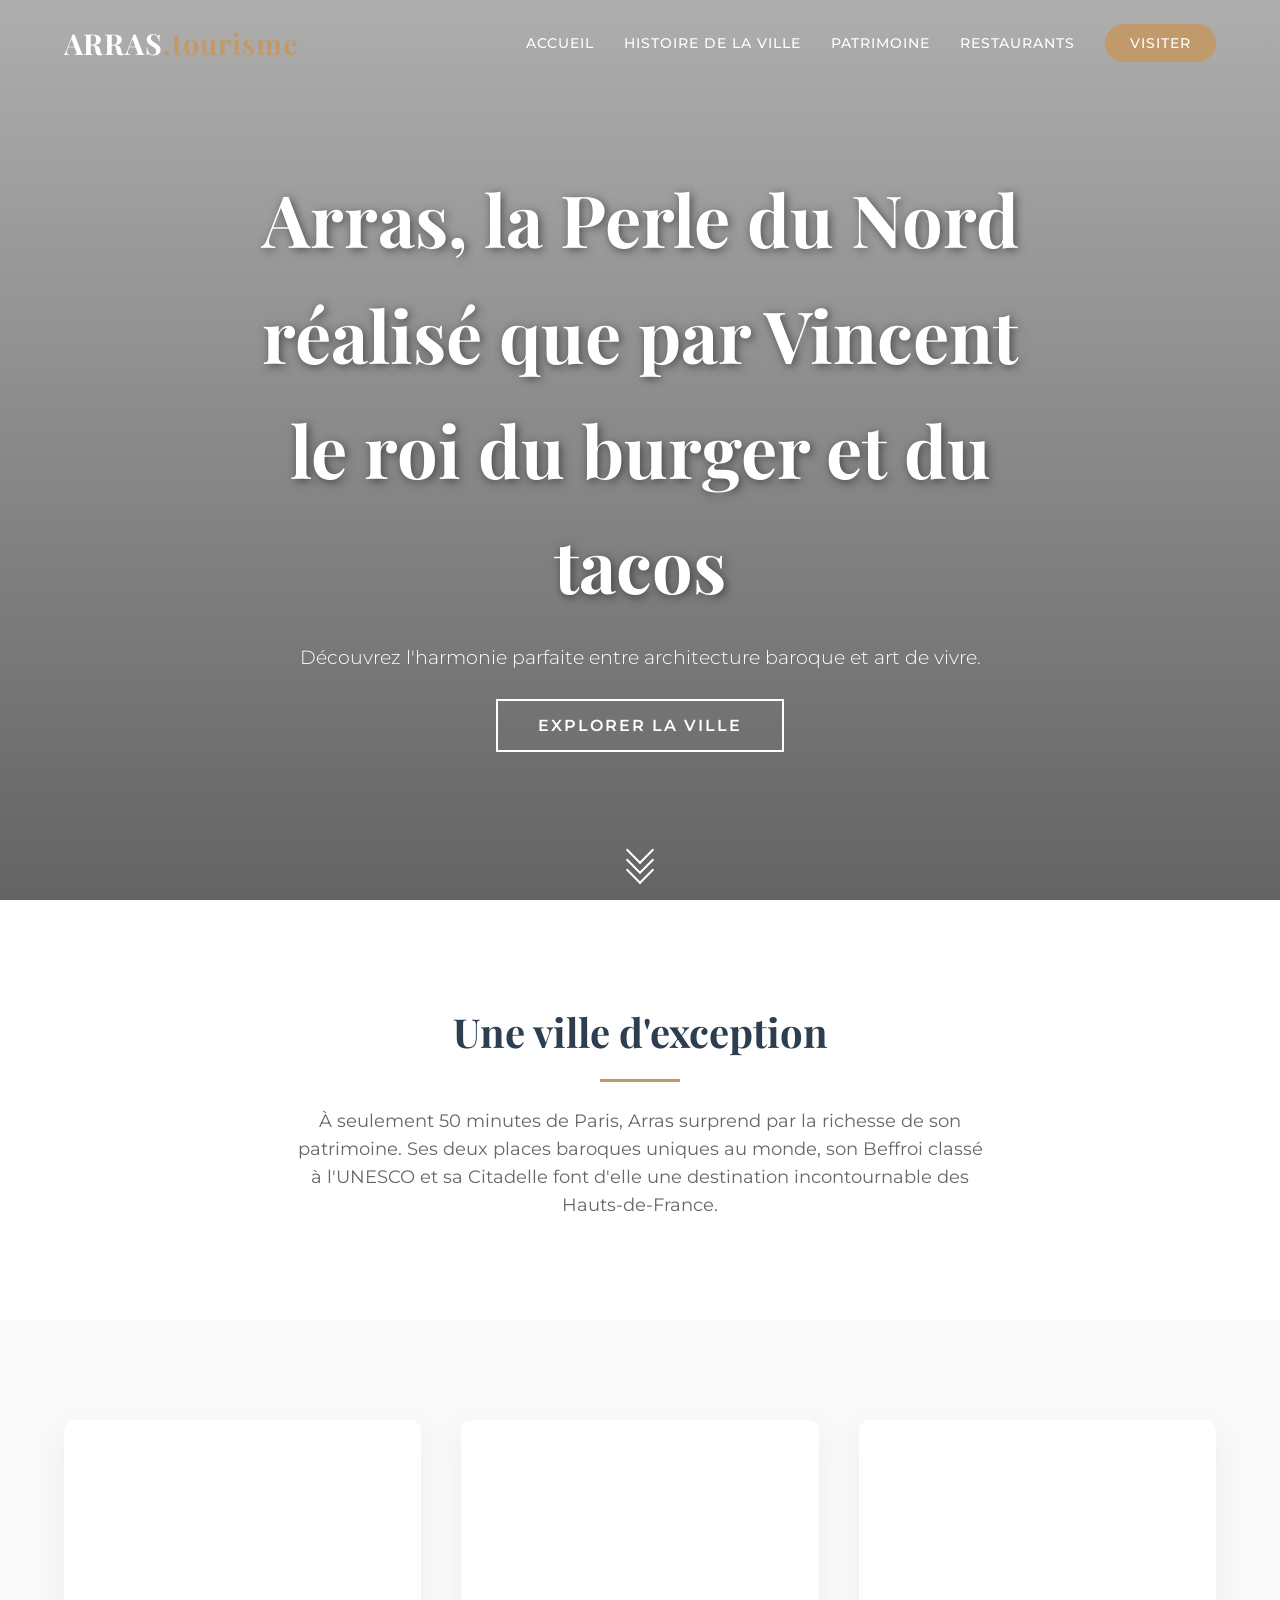
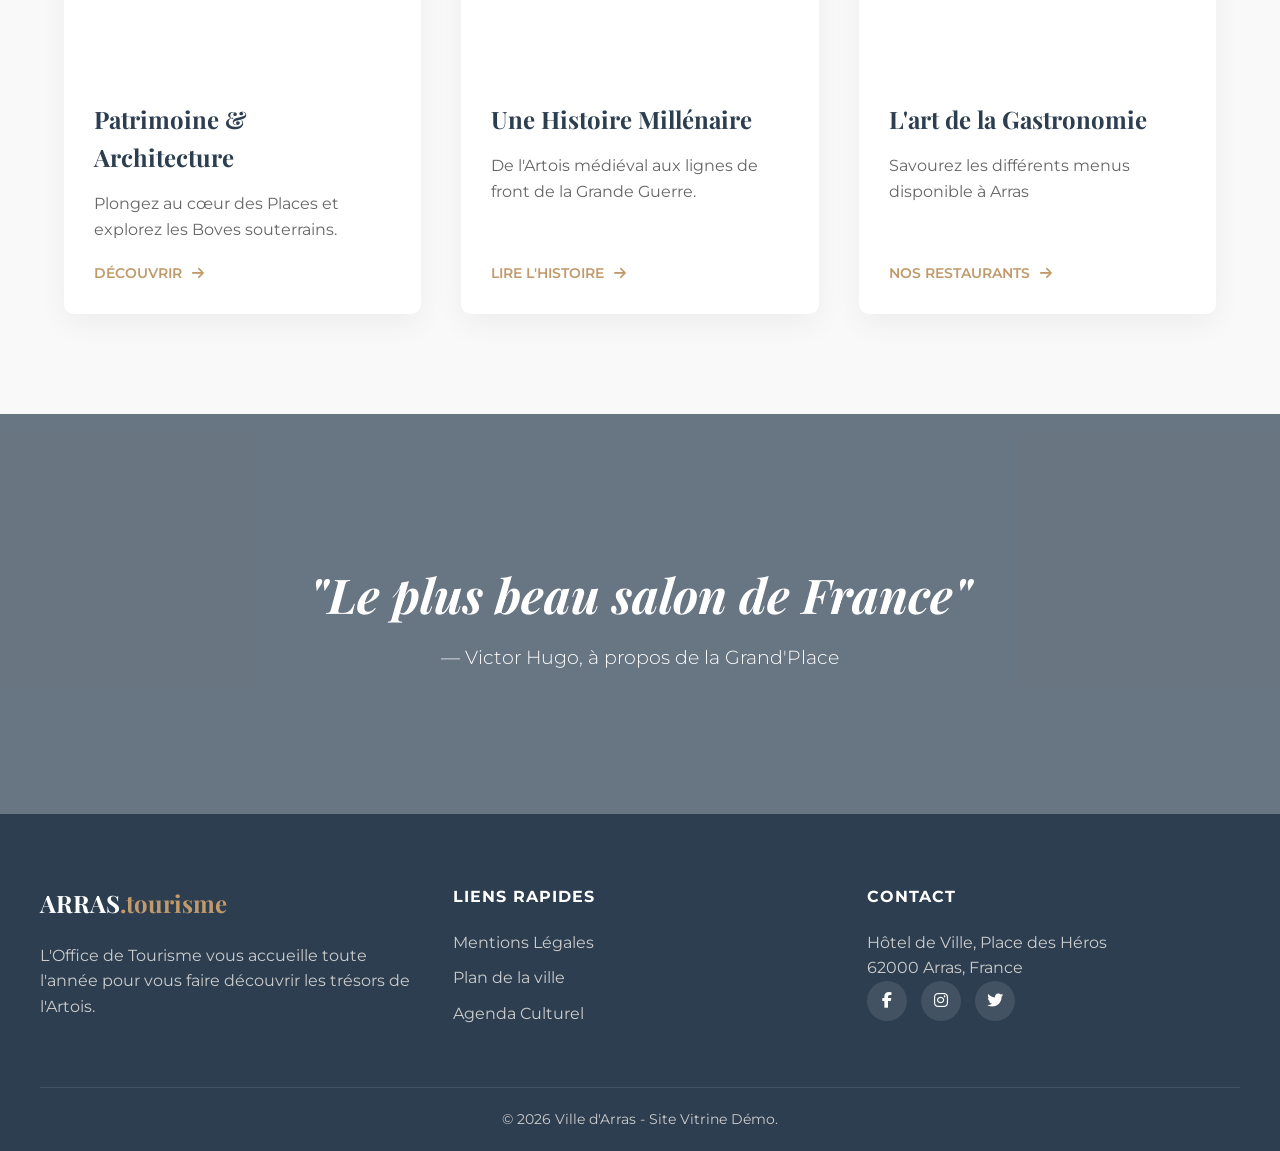
<file: index.html>
<!DOCTYPE html>
<html lang="fr">

<head>
    <meta charset="UTF-8">
    <meta name="viewport" content="width=device-width, initial-scale=1.0">
    <title>Arras | L'Élégance du Nord</title>

    <link rel="preconnect" href="https://fonts.googleapis.com">
    <link rel="preconnect" href="https://fonts.gstatic.com" crossorigin>
    <link href="https://fonts.googleapis.com/css2?family=Montserrat:wght@300;400;600&family=Playfair+Display:ital,wght@0,400;0,700;1,400&display=swap" rel="stylesheet">

    <link rel="stylesheet" href="https://cdnjs.cloudflare.com/ajax/libs/font-awesome/6.4.0/css/all.min.css">

    <link rel="stylesheet" href="index.css">
</head>

<body>

    <nav id="navbar">
        <div class="logo">ARRAS<span>.tourisme</span></div>
        <ul class="nav-links">
            <li><a href="index.html" class="active">Accueil</a></li>
            <li><a href="histoire.html">Histoire de la ville</a></li>
            <li><a href="patrimoine.html">Patrimoine</a></li>
            <li><a href="restaurants.html">Restaurants</a></li>
            <li><a href="#contact" class="btn-reserver">Visiter</a></li>
        </ul>
        <div class="burger">
            <div class="line1"></div>
            <div class="line2"></div>
            <div class="line3"></div>
        </div>
    </nav>

    <header class="hero">
        <div class="hero-overlay"></div>
        <div class="hero-content fade-in">
            <h1>Arras, la Perle du Nord réalisé que par Vincent le roi du burger et du tacos</h1>
            <p>Découvrez l'harmonie parfaite entre architecture baroque et art de vivre.</p>
            <a href="#discover" class="btn-main">Explorer la ville</a>
        </div>
        <div class="scroll-down">
            <span></span>
            <span></span>
            <span></span>
        </div>
    </header>

    <section id="discover" class="intro section-padding">
        <div class="container">
            <div class="intro-text reveal">
                <h2>Une ville d'exception</h2>
                <div class="divider"></div>
                <p>À seulement 50 minutes de Paris, Arras surprend par la richesse de son patrimoine. Ses deux places baroques uniques au monde, son Beffroi classé à l'UNESCO et sa Citadelle font d'elle une destination incontournable des Hauts-de-France.</p>
            </div>
        </div>
    </section>

    <section class="highlights section-padding">
        <div class="container">
            <div class="grid-cards">
                <a href="heritage.html" class="card reveal">
                    <div class="card-image" style="background-image: url('https://images.unsplash.com/photo-1548625361-9cc9435b6c2d?ixlib=rb-4.0.3&auto=format&fit=crop&w=800&q=80');"></div>
                    <div class="card-content">
                        <h3>Patrimoine & Architecture</h3>
                        <p>Plongez au cœur des Places et explorez les Boves souterrains.</p>
                        <span class="link-arrow">Découvrir <i class="fas fa-arrow-right"></i></span>
                    </div>
                </a>

                <a href="history.html" class="card reveal delay-100">
                    <div class="card-image" style="background-image: url('https://images.unsplash.com/photo-1572007664032-132d75571477?ixlib=rb-4.0.3&auto=format&fit=crop&w=800&q=80');"></div>
                    <div class="card-content">
                        <h3>Une Histoire Millénaire</h3>
                        <p>De l'Artois médiéval aux lignes de front de la Grande Guerre.</p>
                        <span class="link-arrow">Lire l'histoire <i class="fas fa-arrow-right"></i></span>
                    </div>
                </a>

                <a href="restaurants.html" class="card reveal delay-200">
                    <div class="card-image" style="background-image: url('https://www.google.com/url?sa=t&source=web&rct=j&url=https%3A%2F%2Fwww.hellowork.com%2Ffr-fr%2Fmetier%2Fdomaine_restauration.html&ved=0CBYQjRxqFwoTCKCihOC4oZIDFQAAAAAdAAAAABAi&opi=89978449');"></div>
                    <div class="card-content">
                        <h3>L'art de la Gastronomie</h3>
                        <p>Savourez les différents menus disponible à Arras</p>
                        <span class="link-arrow">Nos restaurants <i class="fas fa-arrow-right"></i></span>
                    </div>
                </a>
            </div>
        </div>
    </section>

    <section class="banner-parallax">
        <div class="banner-content reveal">
            <h2>"Le plus beau salon de France"</h2>
            <p>— Victor Hugo, à propos de la Grand'Place</p>
        </div>
    </section>

    <footer>
        <div class="container footer-content">
            <div class="footer-col">
                <h3>ARRAS<span>.tourisme</span></h3>
                <p>L'Office de Tourisme vous accueille toute l'année pour vous faire découvrir les trésors de l'Artois.</p>
            </div>
            <div class="footer-col">
                <h4>Liens Rapides</h4>
                <ul>
                    <li><a href="#">Mentions Légales</a></li>
                    <li><a href="#">Plan de la ville</a></li>
                    <li><a href="#">Agenda Culturel</a></li>
                </ul>
            </div>
            <div class="footer-col">
                <h4>Contact</h4>
                <p>Hôtel de Ville, Place des Héros</p>
                <p>62000 Arras, France</p>
                <div class="socials">
                    <a href="#"><i class="fab fa-facebook-f"></i></a>
                    <a href="#"><i class="fab fa-instagram"></i></a>
                    <a href="#"><i class="fab fa-twitter"></i></a>
                </div>
            </div>
        </div>
        <div class="footer-bottom">
            <p>&copy; 2026 Ville d'Arras - Site Vitrine Démo.</p>
        </div>
    </footer>

    <script src="index.js"></script>
</body>

</html>
</file>
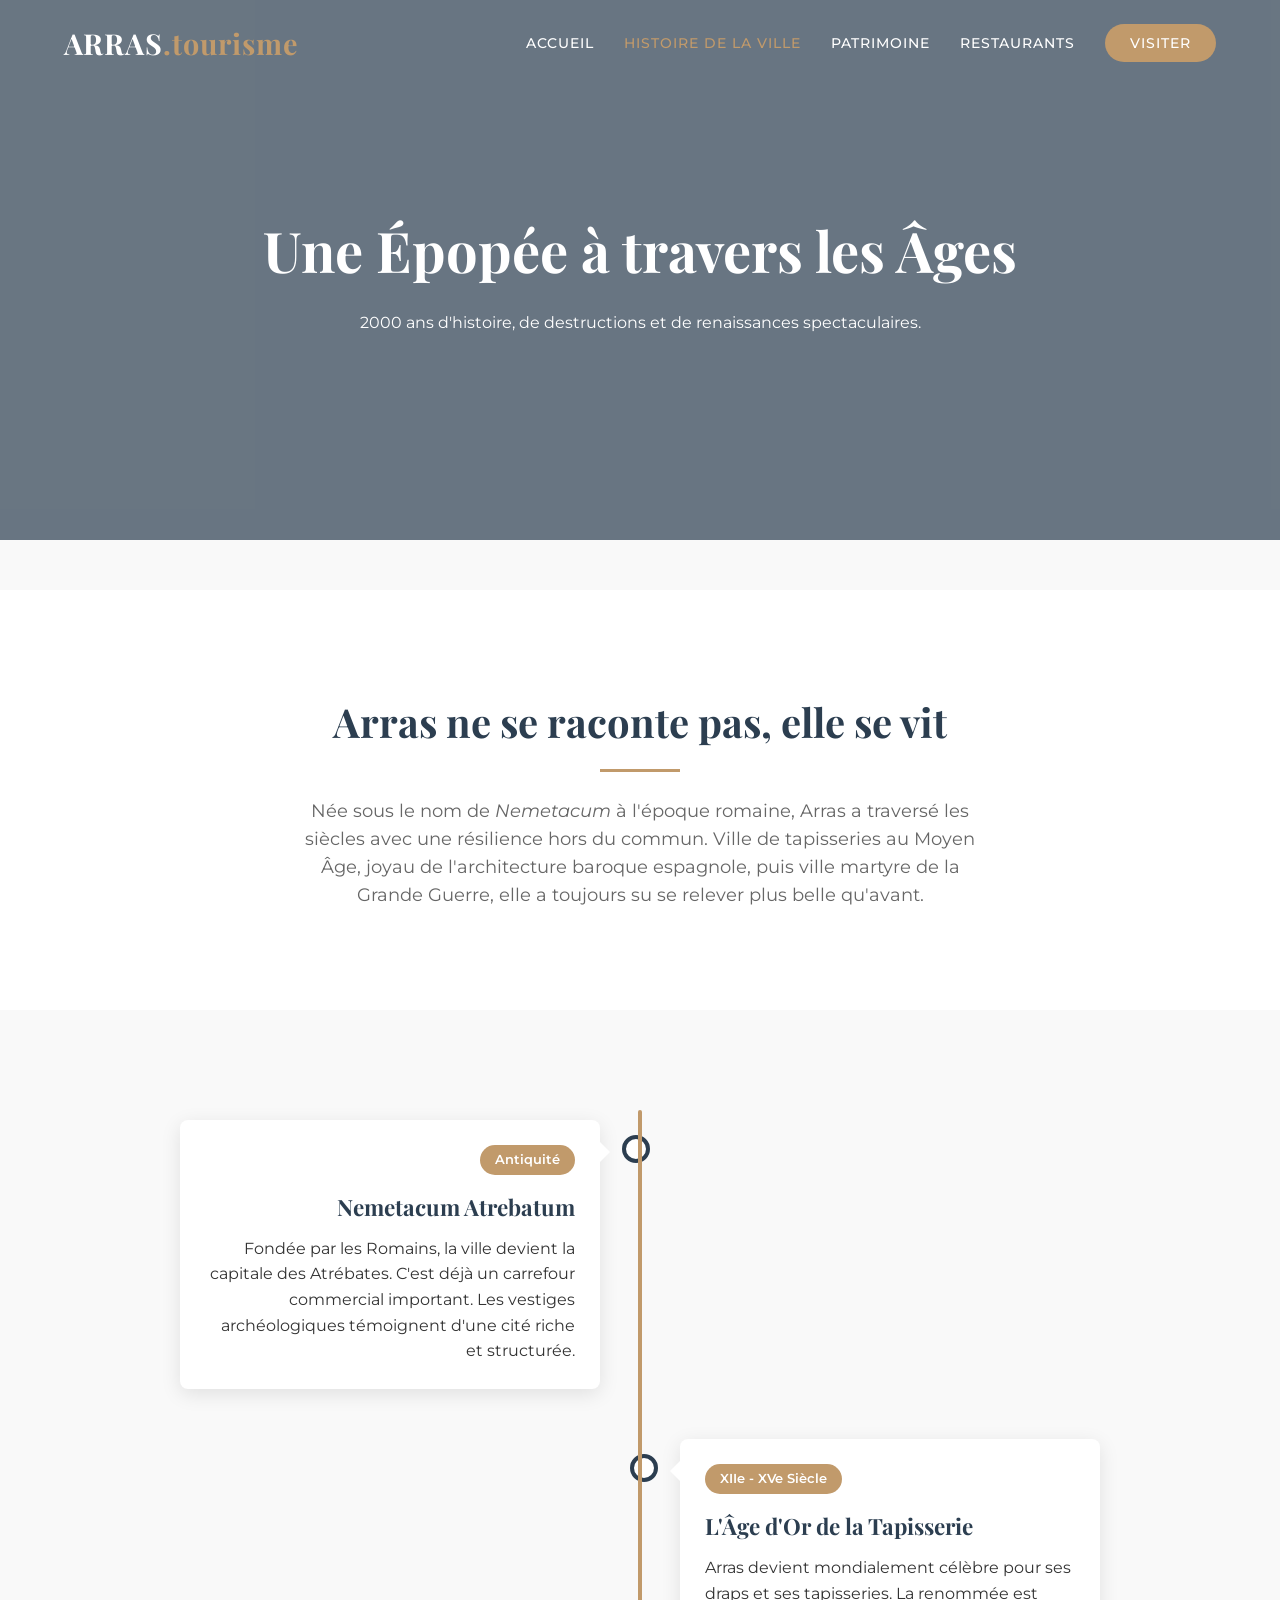
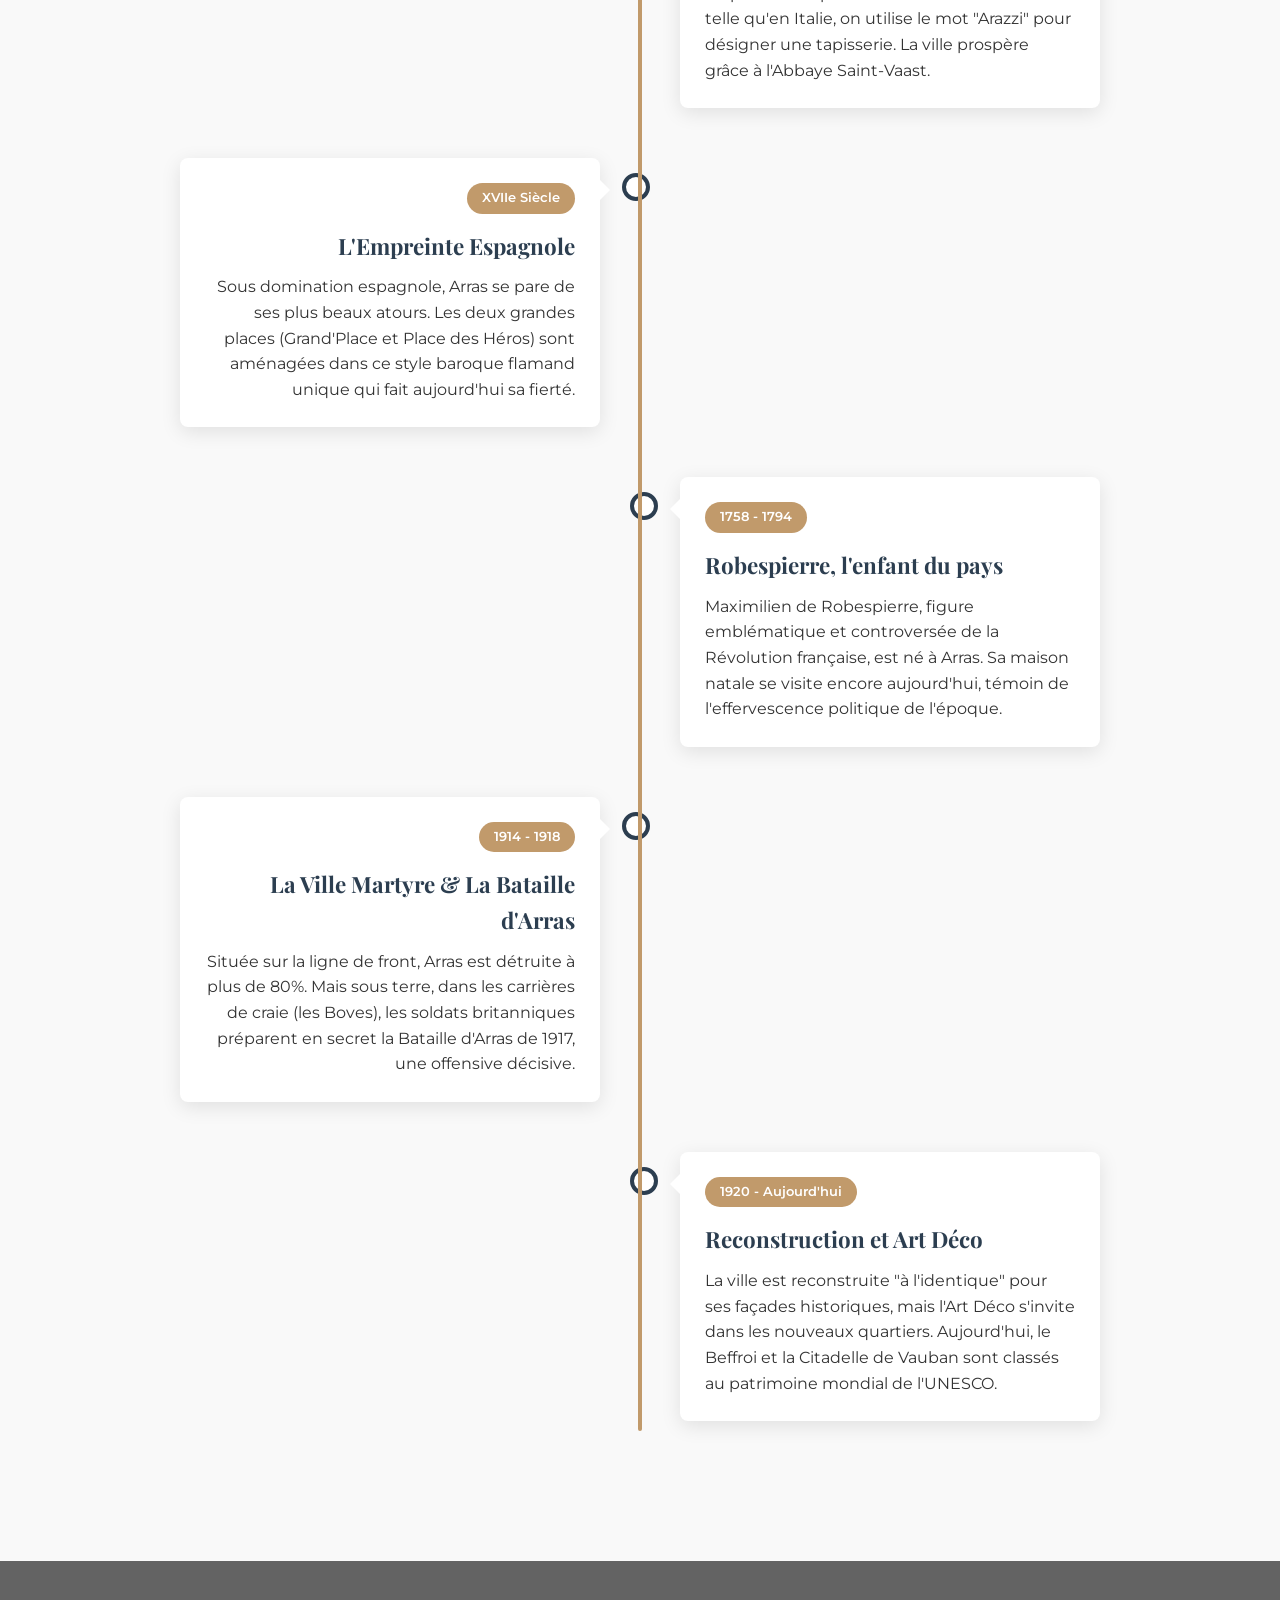
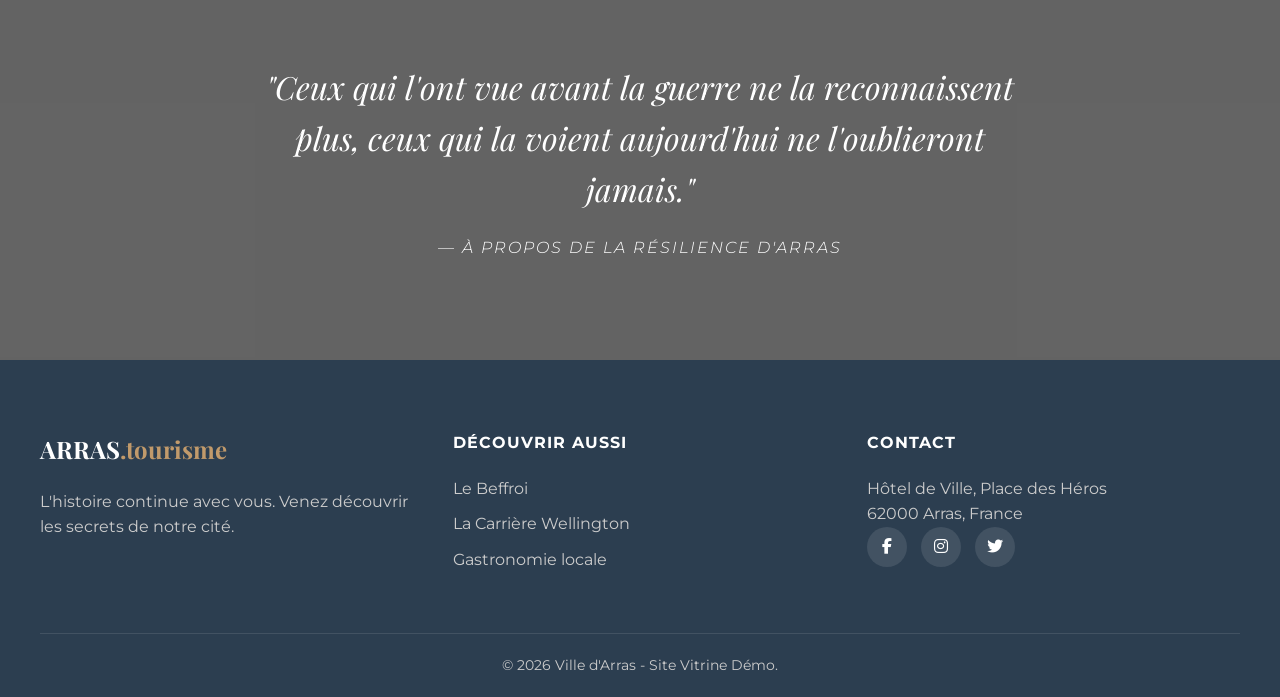
<file: histoire.html>
<!DOCTYPE html>
<html lang="fr">

<head>
    <meta charset="UTF-8">
    <meta name="viewport" content="width=device-width, initial-scale=1.0">
    <title>Histoire d'Arras | Une Épopée Millénaire</title>

    <link rel="preconnect" href="https://fonts.googleapis.com">
    <link rel="preconnect" href="https://fonts.gstatic.com" crossorigin>
    <link href="https://fonts.googleapis.com/css2?family=Montserrat:wght@300;400;600&family=Playfair+Display:ital,wght@0,400;0,700;1,400&display=swap" rel="stylesheet">

    <link rel="stylesheet" href="https://cdnjs.cloudflare.com/ajax/libs/font-awesome/6.4.0/css/all.min.css">

    <link rel="stylesheet" href="histoire.css">
</head>

<body>

    <nav id="navbar">
        <div class="logo"><a href="index.html">ARRAS<span>.tourisme</span></a></div>
        <ul class="nav-links">
            <li><a href="index.html">Accueil</a></li>
            <li><a href="histoire.html" class="active">Histoire de la ville</a></li>
            <li><a href="patrimoine.html">Patrimoine</a></li>
            <li><a href="restaurants.html">Restaurants</a></li>
            <li><a href="#contact" class="btn-reserver">Visiter</a></li>
        </ul>
        <div class="burger">
            <div class="line1"></div>
            <div class="line2"></div>
            <div class="line3"></div>
        </div>
    </nav>

    <header class="page-header history-header">
        <div class="header-overlay"></div>
        <div class="header-content reveal">
            <h1>Une Épopée à travers les Âges</h1>
            <p>2000 ans d'histoire, de destructions et de renaissances spectaculaires.</p>
        </div>
    </header>

    <section class="intro section-padding">
        <div class="container">
            <div class="intro-text reveal">
                <h2>Arras ne se raconte pas, elle se vit</h2>
                <div class="divider"></div>
                <p>Née sous le nom de <em>Nemetacum</em> à l'époque romaine, Arras a traversé les siècles avec une résilience hors du commun. Ville de tapisseries au Moyen Âge, joyau de l'architecture baroque espagnole, puis ville martyre de la Grande Guerre, elle a toujours su se relever plus belle qu'avant.</p>
            </div>
        </div>
    </section>

    <section class="timeline-section section-padding">
        <div class="container">
            <div class="timeline">

                <div class="timeline-item left reveal">
                    <div class="timeline-content">
                        <span class="date">Antiquité</span>
                        <h3>Nemetacum Atrebatum</h3>
                        <p>Fondée par les Romains, la ville devient la capitale des Atrébates. C'est déjà un carrefour commercial important. Les vestiges archéologiques témoignent d'une cité riche et structurée.</p>
                    </div>
                </div>

                <div class="timeline-item right reveal delay-100">
                    <div class="timeline-content">
                        <span class="date">XIIe - XVe Siècle</span>
                        <h3>L'Âge d'Or de la Tapisserie</h3>
                        <p>Arras devient mondialement célèbre pour ses draps et ses tapisseries. La renommée est telle qu'en Italie, on utilise le mot "Arazzi" pour désigner une tapisserie. La ville prospère grâce à l'Abbaye Saint-Vaast.</p>
                    </div>
                </div>

                <div class="timeline-item left reveal">
                    <div class="timeline-content">
                        <span class="date">XVIIe Siècle</span>
                        <h3>L'Empreinte Espagnole</h3>
                        <p>Sous domination espagnole, Arras se pare de ses plus beaux atours. Les deux grandes places (Grand'Place et Place des Héros) sont aménagées dans ce style baroque flamand unique qui fait aujourd'hui sa fierté.</p>
                    </div>
                </div>

                <div class="timeline-item right reveal delay-100">
                    <div class="timeline-content">
                        <span class="date">1758 - 1794</span>
                        <h3>Robespierre, l'enfant du pays</h3>
                        <p>Maximilien de Robespierre, figure emblématique et controversée de la Révolution française, est né à Arras. Sa maison natale se visite encore aujourd'hui, témoin de l'effervescence politique de l'époque.</p>
                    </div>
                </div>

                <div class="timeline-item left reveal">
                    <div class="timeline-content">
                        <span class="date">1914 - 1918</span>
                        <h3>La Ville Martyre & La Bataille d'Arras</h3>
                        <p>Située sur la ligne de front, Arras est détruite à plus de 80%. Mais sous terre, dans les carrières de craie (les Boves), les soldats britanniques préparent en secret la Bataille d'Arras de 1917, une offensive décisive.</p>
                    </div>
                </div>

                <div class="timeline-item right reveal delay-100">
                    <div class="timeline-content">
                        <span class="date">1920 - Aujourd'hui</span>
                        <h3>Reconstruction et Art Déco</h3>
                        <p>La ville est reconstruite "à l'identique" pour ses façades historiques, mais l'Art Déco s'invite dans les nouveaux quartiers. Aujourd'hui, le Beffroi et la Citadelle de Vauban sont classés au patrimoine mondial de l'UNESCO.</p>
                    </div>
                </div>

            </div>
        </div>
    </section>

    <section class="quote-section">
        <div class="quote-overlay"></div>
        <div class="quote-container reveal">
            <blockquote>
                "Ceux qui l'ont vue avant la guerre ne la reconnaissent plus, ceux qui la voient aujourd'hui ne l'oublieront jamais."
            </blockquote>
            <cite>— À propos de la résilience d'Arras</cite>
        </div>
    </section>

    <footer>
        <div class="container footer-content">
            <div class="footer-col">
                <h3>ARRAS<span>.tourisme</span></h3>
                <p>L'histoire continue avec vous. Venez découvrir les secrets de notre cité.</p>
            </div>
            <div class="footer-col">
                <h4>Découvrir aussi</h4>
                <ul>
                    <li><a href="heritage.html">Le Beffroi</a></li>
                    <li><a href="heritage.html">La Carrière Wellington</a></li>
                    <li><a href="restaurants.html">Gastronomie locale</a></li>
                </ul>
            </div>
            <div class="footer-col">
                <h4>Contact</h4>
                <p>Hôtel de Ville, Place des Héros</p>
                <p>62000 Arras, France</p>
                <div class="socials">
                    <a href="#"><i class="fab fa-facebook-f"></i></a>
                    <a href="#"><i class="fab fa-instagram"></i></a>
                    <a href="#"><i class="fab fa-twitter"></i></a>
                </div>
            </div>
        </div>
        <div class="footer-bottom">
            <p>&copy; 2026 Ville d'Arras - Site Vitrine Démo.</p>
        </div>
    </footer>

    <script src="histoire.js"></script>
</body>

</html>
</file>
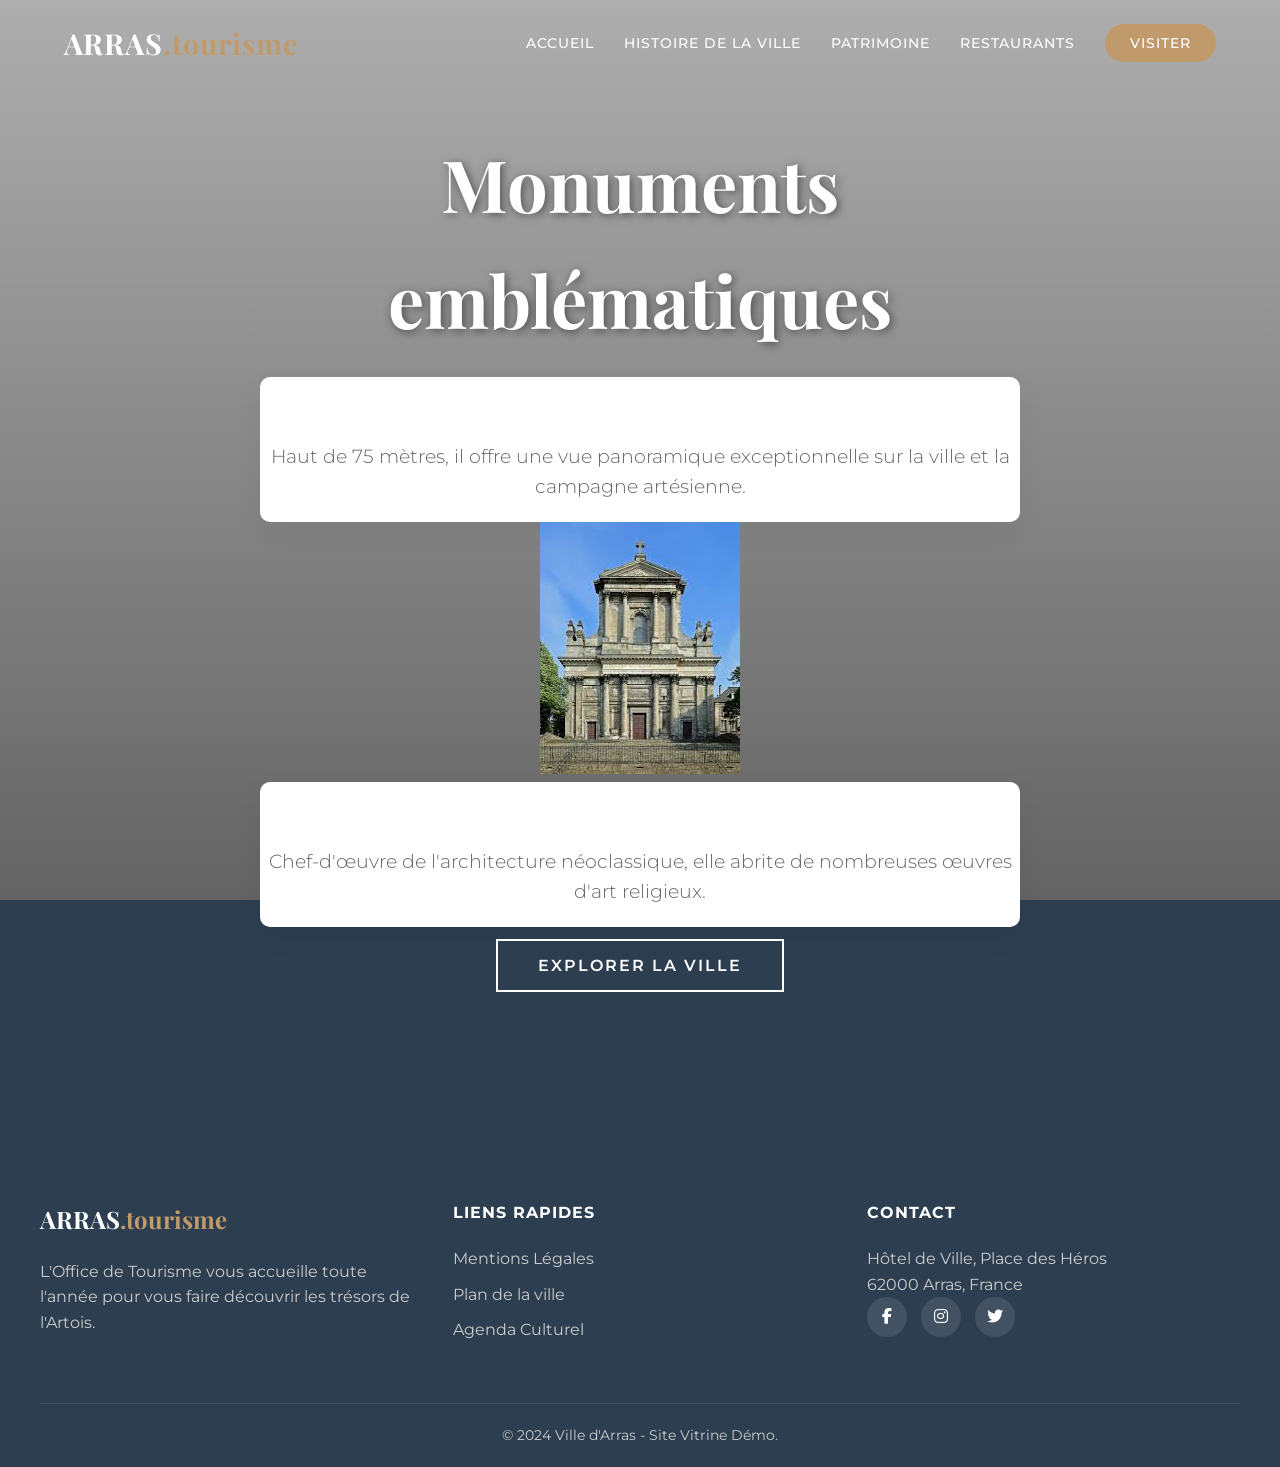
<file: patrimoine.html>
<!DOCTYPE html>
<html lang="fr">

<head>
    <meta charset="UTF-8">
    <meta name="viewport" content="width=device-width, initial-scale=1.0">
    <title>Arras | L'Élégance du Nord</title>

    <link rel="preconnect" href="https://fonts.googleapis.com">
    <link rel="preconnect" href="https://fonts.gstatic.com" crossorigin>
    <link href="https://fonts.googleapis.com/css2?family=Montserrat:wght@300;400;600&family=Playfair+Display:ital,wght@0,400;0,700;1,400&display=swap" rel="stylesheet">

    <link rel="stylesheet" href="https://cdnjs.cloudflare.com/ajax/libs/font-awesome/6.4.0/css/all.min.css">

    <link rel="stylesheet" href="index.css">
</head>

<body>

    <nav id="navbar">
        <div class="logo">ARRAS<span>.tourisme</span></div>
        <ul class="nav-links">
            <li><a href="index.html" class="active">Accueil</a></li>
            <li><a href="history.html">Histoire de la ville</a></li>
            <li><a href="patrimoine.html">Patrimoine</a></li>
            <li><a href="restaurants.html">Restaurants</a></li>
            <li><a href="#contact" class="btn-reserver">Visiter</a></li>
        </ul>
        <div class="burger">
            <div class="line1"></div>
            <div class="line2"></div>
            <div class="line3"></div>
        </div>
    </nav>

    <header class="hero">
        <div class="hero-overlay"></div>
        <div class="hero-content fade-in">
            <br><br><br><br><br><br><br><br>
            <h1> Monuments emblématiques </h1>
            <section class="cards">

                <!-- Carte gauche -->
                <article class="card">
                    <span class="tag">UNESCO DEPUIS 2005</span>
                    <h2>Beffroi d'Arras</h2>
                    <p>
                        Haut de 75 mètres, il offre une vue panoramique exceptionnelle
                        sur la ville et la campagne artésienne.
                    </p>
                </article>

                <!-- Image centrale -->
                <div class="image-card">
                    <img src="images.jpeg" alt="Cathédrale d'Arras">
                </div>

                <!-- Carte droite -->
                <article class="card">
                    <span class="tag">XIXE SIÈCLE</span>
                    <h2>Cathédrale Notre-Dame et Saint-Vaast</h2>
                    <p>
                        Chef-d'œuvre de l'architecture néoclassique,
                        elle abrite de nombreuses œuvres d'art religieux.
                    </p>
                </article>

            </section>
            <br>
            <a href="#discover" class="btn-main">Explorer la ville</a>
        </div>
        <br><br><br><br><br><br><br><br><br><br>
    </header>

    <footer>
        <br><br><br><br><br><br><br><br><br>
        <div class="container footer-content">
            <div class="footer-col">
                <h3>ARRAS<span>.tourisme</span></h3>
                <p>L'Office de Tourisme vous accueille toute l'année pour vous faire découvrir les trésors de l'Artois.</p>
            </div>
            <div class="footer-col">
                <h4>Liens Rapides</h4>
                <ul>
                    <li><a href="#">Mentions Légales</a></li>
                    <li><a href="#">Plan de la ville</a></li>
                    <li><a href="#">Agenda Culturel</a></li>
                </ul>
            </div>
            <div class="footer-col">
                <h4>Contact</h4>
                <p>Hôtel de Ville, Place des Héros</p>
                <p>62000 Arras, France</p>
                <div class="socials">
                    <a href="#"><i class="fab fa-facebook-f"></i></a>
                    <a href="#"><i class="fab fa-instagram"></i></a>
                    <a href="#"><i class="fab fa-twitter"></i></a>
                </div>
            </div>
        </div>
        <div class="footer-bottom">
            <p>&copy; 2024 Ville d'Arras - Site Vitrine Démo.</p>
        </div>
    </footer>

    <script src="script.js"></script>
</body>

</html>
</file>
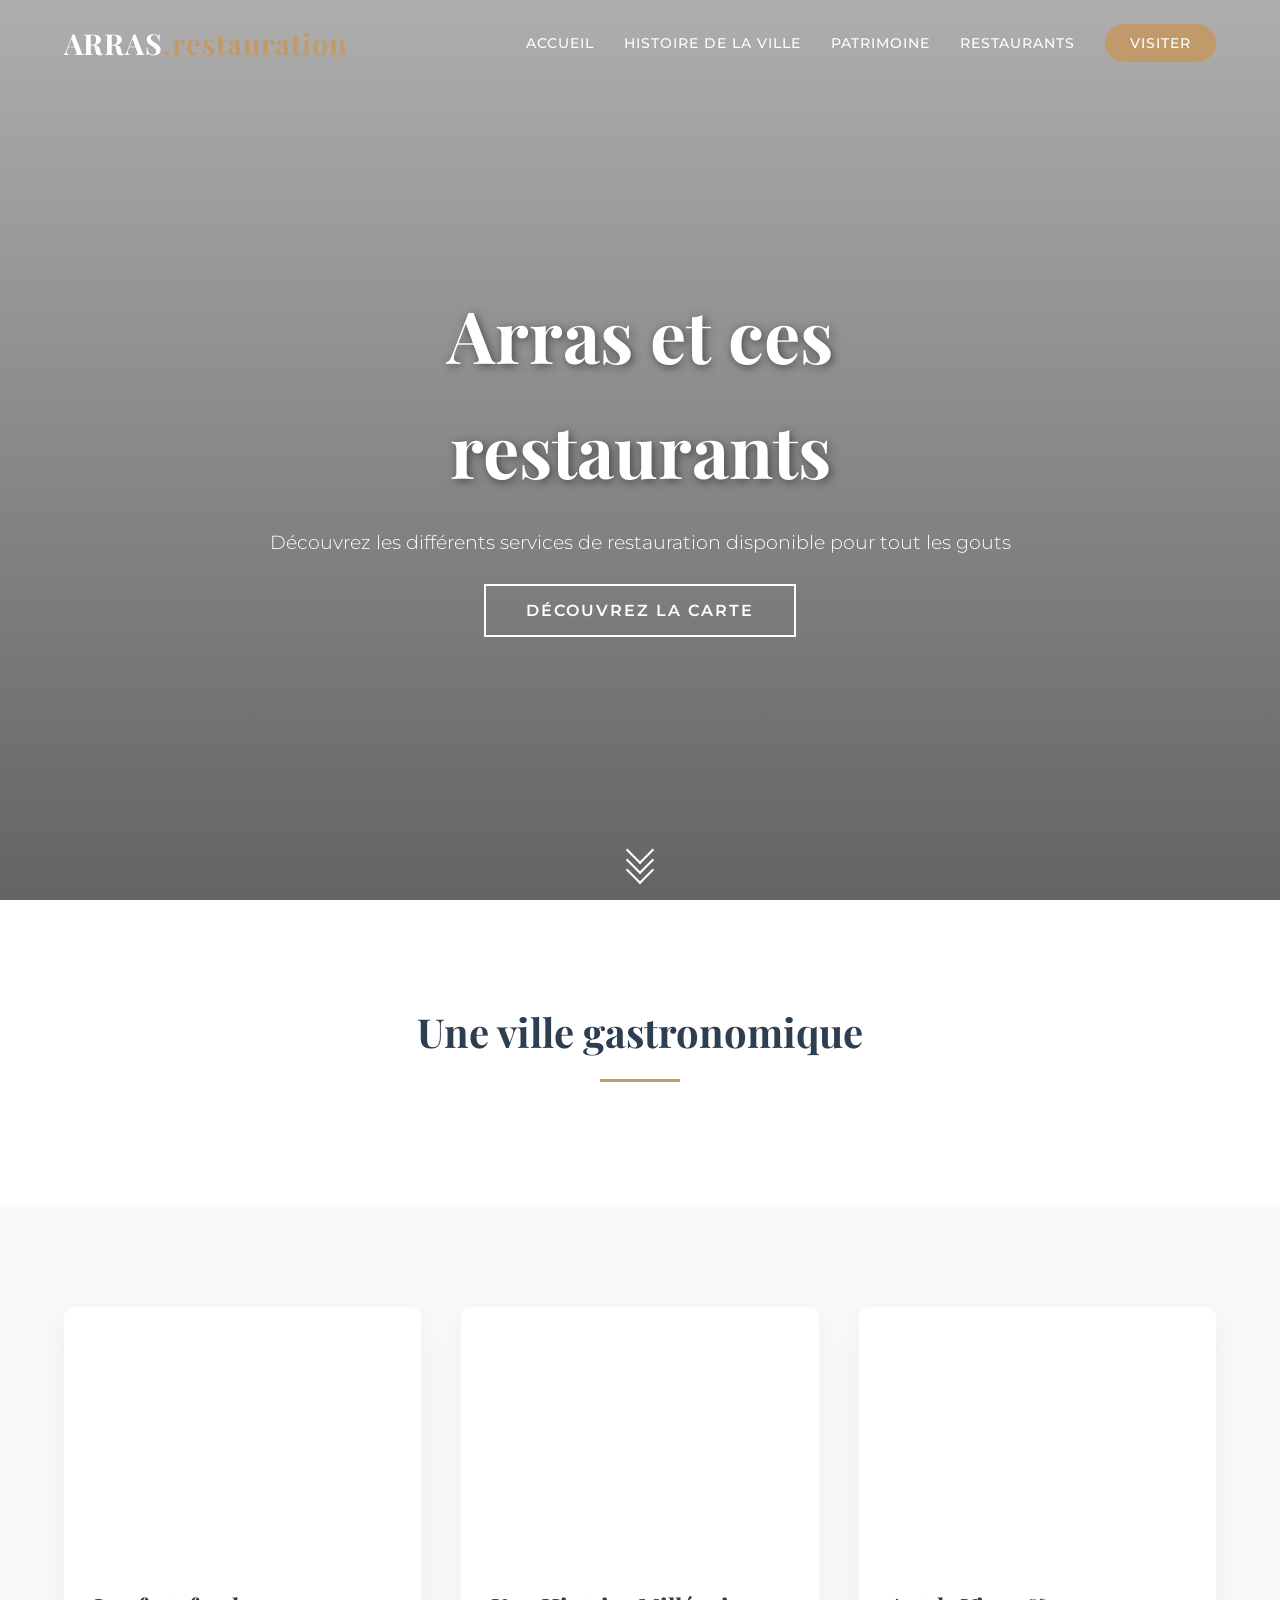
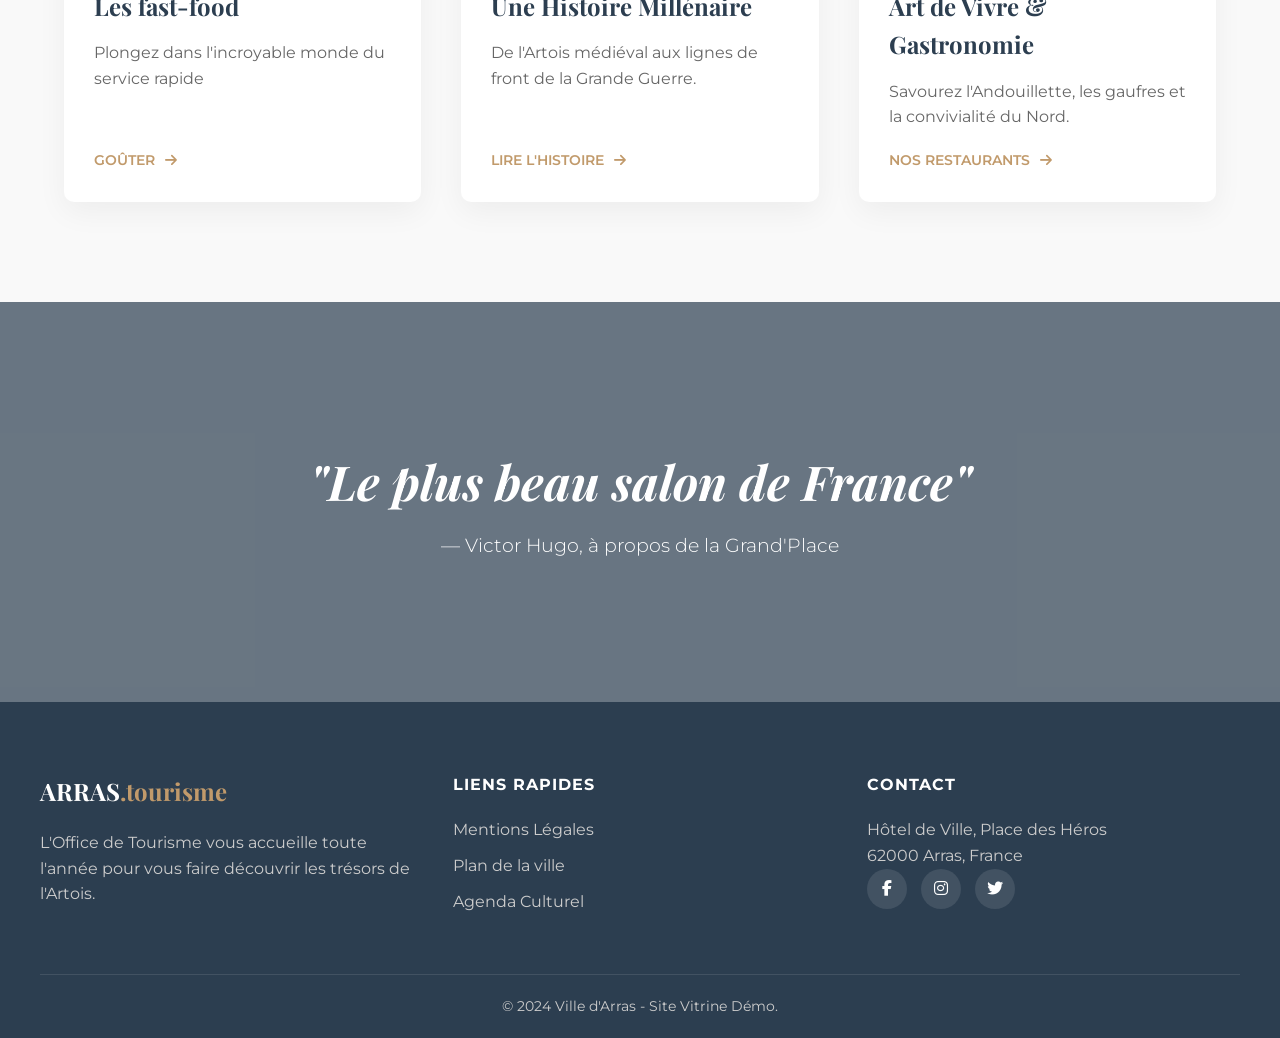
<file: restaurants.html>
<!DOCTYPE html>
<html lang="fr">

<head>
    <meta charset="UTF-8">
    <meta name="viewport" content="width=device-width, initial-scale=1.0">
    <title>Arras | L'Élégance du Nord</title>

    <link rel="preconnect" href="https://fonts.googleapis.com">
    <link rel="preconnect" href="https://fonts.gstatic.com" crossorigin>
    <link href="https://fonts.googleapis.com/css2?family=Montserrat:wght@300;400;600&family=Playfair+Display:ital,wght@0,400;0,700;1,400&display=swap" rel="stylesheet">

    <link rel="stylesheet" href="https://cdnjs.cloudflare.com/ajax/libs/font-awesome/6.4.0/css/all.min.css">

    <link rel="stylesheet" href="index.css">
</head>

<body>

    <nav id="navbar">
        <div class="logo">ARRAS<span>.restauration</span></div>
        <ul class="nav-links">
            <li><a href="index.html" class="active">Accueil</a></li>
            <li><a href="history.html">Histoire de la ville</a></li>
            <li><a href="patrimoine.html">Patrimoine</a></li>
            <li><a href="restaurants.html">Restaurants</a></li>
            <li><a href="#contact" class="btn-reserver">Visiter</a></li>
        </ul>
        <div class="burger">
            <div class="line1"></div>
            <div class="line2"></div>
            <div class="line3"></div>
        </div>
    </nav>

    <header class="hero">
        <div class="hero-overlay"></div>
        <div class="hero-content fade-in">
            <h1>Arras et ces restaurants</h1>
            <p>Découvrez les différents services de restauration disponible pour tout les gouts</p>
            <a href="#discover" class="btn-main">Découvrez la carte</a>
        </div>
        <div class="scroll-down">
            <span></span>
            <span></span>
            <span></span>
        </div>
    </header>

    <section id="discover" class="intro section-padding">
        <div class="container">
            <div class="intro-text reveal">
                <h2>Une ville gastronomique</h2>
                <div class="divider"></div>
            </div>
        </div>
    </section>

    <section class="highlights section-padding">
        <div class="container">
            <div class="grid-cards">
                <a href="https://www.tripadvisor.fr/Restaurants-g196631-c10646-Arras_Pas_de_Calais_Hauts_de_France.html" class="card reveal">
                    <div class="card-image" style="background-image: url('https://www.google.com/url?sa=t&source=web&rct=j&url=https%3A%2F%2Fstock.adobe.com%2Ffr%2Fsearch%3Fk%3Dfast%2Bfood&ved=0CBYQjRxqFwoTCJizlri4oZIDFQAAAAAdAAAAABAH&opi=89978449');"></div>
                    <div class="card-content">
                        <h3>Les fast-food</h3>
                        <p>Plongez dans l'incroyable monde du service rapide</p>
                        <span class="link-arrow">Goûter <i class="fas fa-arrow-right"></i></span>
                    </div>
                </a>

                <a href="history.html" class="card reveal delay-100">
                    <div class="card-image" style="background-image: url('https://images.unsplash.com/photo-1572007664032-132d75571477?ixlib=rb-4.0.3&auto=format&fit=crop&w=800&q=80');"></div>
                    <div class="card-content">
                        <h3>Une Histoire Millénaire</h3>
                        <p>De l'Artois médiéval aux lignes de front de la Grande Guerre.</p>
                        <span class="link-arrow">Lire l'histoire <i class="fas fa-arrow-right"></i></span>
                    </div>
                </a>

                <a href="restaurants.html" class="card reveal delay-200">
                    <div class="card-image" style="background-image: url('https://images.unsplash.com/photo-1414235077428-338989a2e8c0?ixlib=rb-4.0.3&auto=format&fit=crop&w=800&q=80');"></div>
                    <div class="card-content">
                        <h3>Art de Vivre & Gastronomie</h3>
                        <p>Savourez l'Andouillette, les gaufres et la convivialité du Nord.</p>
                        <span class="link-arrow">Nos restaurants <i class="fas fa-arrow-right"></i></span>
                    </div>
                </a>
            </div>
        </div>
    </section>

    <section class="banner-parallax">
        <div class="banner-content reveal">
            <h2>"Le plus beau salon de France"</h2>
            <p>— Victor Hugo, à propos de la Grand'Place</p>
        </div>
    </section>

    <footer>
        <div class="container footer-content">
            <div class="footer-col">
                <h3>ARRAS<span>.tourisme</span></h3>
                <p>L'Office de Tourisme vous accueille toute l'année pour vous faire découvrir les trésors de l'Artois.</p>
            </div>
            <div class="footer-col">
                <h4>Liens Rapides</h4>
                <ul>
                    <li><a href="#">Mentions Légales</a></li>
                    <li><a href="#">Plan de la ville</a></li>
                    <li><a href="#">Agenda Culturel</a></li>
                </ul>
            </div>
            <div class="footer-col">
                <h4>Contact</h4>
                <p>Hôtel de Ville, Place des Héros</p>
                <p>62000 Arras, France</p>
                <div class="socials">
                    <a href="#"><i class="fab fa-facebook-f"></i></a>
                    <a href="#"><i class="fab fa-instagram"></i></a>
                    <a href="#"><i class="fab fa-twitter"></i></a>
                </div>
            </div>
        </div>
        <div class="footer-bottom">
            <p>&copy; 2024 Ville d'Arras - Site Vitrine Démo.</p>
        </div>
    </footer>

    <script src="script.js"></script>
</body>

</html>
</file>
<file: index.css>
/* --- Variables & Reset --- */
:root {
    --primary-color: #C19A6B;
    /* Ocre doré (Briques/Beffroi) */
    --secondary-color: #2C3E50;
    /* Gris ardoise foncé */
    --text-color: #333333;
    --light-bg: #F9F9F9;
    --white: #ffffff;
    --font-heading: 'Playfair Display', serif;
    --font-body: 'Montserrat', sans-serif;
    --transition: all 0.4s ease;
}

* {
    margin: 0;
    padding: 0;
    box-sizing: border-box;
}

body {
    font-family: var(--font-body);
    color: var(--text-color);
    line-height: 1.6;
    overflow-x: hidden;
    background-color: var(--light-bg);
}

a {
    text-decoration: none;
    color: inherit;
}

ul {
    list-style: none;
}

/* --- Navigation --- */
nav {
    display: flex;
    justify-content: space-between;
    align-items: center;
    padding: 20px 5%;
    position: fixed;
    width: 100%;
    z-index: 1000;
    transition: var(--transition);
    background: transparent;
}

nav.scrolled {
    background: var(--white);
    box-shadow: 0 2px 15px rgba(0, 0, 0, 0.1);
    padding: 15px 5%;
}

nav.scrolled .logo {
    color: var(--secondary-color);
}

nav.scrolled .nav-links li a {
    color: var(--secondary-color);
}

.logo {
    font-family: var(--font-heading);
    font-size: 1.8rem;
    font-weight: 700;
    color: var(--white);
    letter-spacing: 1px;
}

.logo span {
    color: var(--primary-color);
}

.nav-links {
    display: flex;
    gap: 30px;
    align-items: center;
}

.nav-links li a {
    color: var(--white);
    font-weight: 500;
    font-size: 0.9rem;
    text-transform: uppercase;
    letter-spacing: 1px;
    transition: var(--transition);
    position: relative;
}

.nav-links li a::after {
    content: '';
    position: absolute;
    width: 0;
    height: 2px;
    bottom: -5px;
    left: 0;
    background-color: var(--primary-color);
    transition: var(--transition);
}

.nav-links li a:hover::after {
    width: 100%;
}

.btn-reserver {
    background: var(--primary-color);
    padding: 10px 25px;
    border-radius: 30px;
    color: var(--white) !important;
}

.btn-reserver:hover {
    background: #a68155;
}

.btn-reserver::after {
    display: none;
}

/* Hamburger Menu (Mobile) */
.burger {
    display: none;
    cursor: pointer;
}

.burger div {
    width: 25px;
    height: 3px;
    background-color: var(--white);
    margin: 5px;
    transition: var(--transition);
}

nav.scrolled .burger div {
    background-color: var(--secondary-color);
}

/* --- Hero Section --- */
.hero {
    height: 100vh;
    background-image: url('https://images.unsplash.com/photo-1596492770287-2a628670c5e3?ixlib=rb-4.0.3&auto=format&fit=crop&w=1920&q=80');
    /* Photo générique place pavée style nord */
    background-size: cover;
    background-position: center;
    background-attachment: fixed;
    /* Effet Parallaxe */
    position: relative;
    display: flex;
    justify-content: center;
    align-items: center;
    text-align: center;
    color: var(--white);
}

.hero-overlay {
    position: absolute;
    top: 0;
    left: 0;
    width: 100%;
    height: 100%;
    background: linear-gradient(to bottom, rgba(0, 0, 0, 0.3), rgba(0, 0, 0, 0.6));
}

.hero-content {
    position: relative;
    z-index: 2;
    max-width: 800px;
    padding: 20px;
}

.hero h1 {
    font-family: var(--font-heading);
    font-size: 4.5rem;
    margin-bottom: 20px;
    text-shadow: 2px 2px 10px rgba(0, 0, 0, 0.5);
}

.hero p {
    font-size: 1.2rem;
    margin-bottom: 40px;
    font-weight: 300;
}

.btn-main {
    padding: 15px 40px;
    background: transparent;
    border: 2px solid var(--white);
    color: var(--white);
    font-weight: 600;
    text-transform: uppercase;
    letter-spacing: 2px;
    transition: var(--transition);
}

.btn-main:hover {
    background: var(--white);
    color: var(--secondary-color);
}

/* Scroll Animation */
.scroll-down {
    position: absolute;
    bottom: 30px;
    left: 50%;
    transform: translateX(-50%);
    z-index: 2;
}

.scroll-down span {
    display: block;
    width: 20px;
    height: 20px;
    border-bottom: 2px solid var(--white);
    border-right: 2px solid var(--white);
    transform: rotate(45deg);
    margin: -10px;
    animation: scroll 2s infinite;
}

.scroll-down span:nth-child(2) {
    animation-delay: .2s;
}

.scroll-down span:nth-child(3) {
    animation-delay: .4s;
}

@keyframes scroll {
    0% {
        opacity: 0;
        transform: rotate(45deg) translate(-20px, -20px);
    }

    50% {
        opacity: 1;
    }

    100% {
        opacity: 0;
        transform: rotate(45deg) translate(20px, 20px);
    }
}

/* --- General Sections --- */
.section-padding {
    padding: 100px 5%;
}

.container {
    max-width: 1200px;
    margin: 0 auto;
}

/* Intro */
.intro {
    text-align: center;
    background: var(--white);
}

.intro h2 {
    font-family: var(--font-heading);
    font-size: 2.5rem;
    color: var(--secondary-color);
    margin-bottom: 15px;
}

.divider {
    height: 3px;
    width: 80px;
    background: var(--primary-color);
    margin: 0 auto 25px;
}

.intro p {
    font-size: 1.1rem;
    color: #666;
    max-width: 700px;
    margin: 0 auto;
}

/* --- Cards Highlights --- */
.grid-cards {
    display: grid;
    grid-template-columns: repeat(auto-fit, minmax(300px, 1fr));
    gap: 40px;
}

.card {
    background: var(--white);
    border-radius: 10px;
    overflow: hidden;
    box-shadow: 0 10px 30px rgba(0, 0, 0, 0.05);
    transition: var(--transition);
    display: flex;
    flex-direction: column;
}

.card:hover {
    transform: translateY(-10px);
    box-shadow: 0 20px 40px rgba(0, 0, 0, 0.1);
}

.card-image {
    height: 250px;
    background-size: cover;
    background-position: center;
    transition: transform 0.8s ease;
}

.card:hover .card-image {
    transform: scale(1.05);
}

.card-content {
    padding: 30px;
    flex-grow: 1;
    display: flex;
    flex-direction: column;
}

.card h3 {
    font-family: var(--font-heading);
    color: var(--secondary-color);
    font-size: 1.5rem;
    margin-bottom: 15px;
}

.card p {
    color: #666;
    margin-bottom: 20px;
    flex-grow: 1;
}

.link-arrow {
    color: var(--primary-color);
    font-weight: 600;
    text-transform: uppercase;
    font-size: 0.85rem;
    display: flex;
    align-items: center;
    gap: 10px;
}

/* --- Parallax Banner --- */
.banner-parallax {
    background-image: url('https://images.unsplash.com/photo-1549144511-6099e7dab944?ixlib=rb-4.0.3&auto=format&fit=crop&w=1920&q=80');
    /* Image style bâtiment historique */
    height: 400px;
    background-attachment: fixed;
    background-position: center;
    background-size: cover;
    display: flex;
    justify-content: center;
    align-items: center;
    text-align: center;
    position: relative;
}

.banner-parallax::before {
    content: '';
    position: absolute;
    top: 0;
    left: 0;
    width: 100%;
    height: 100%;
    background: rgba(44, 62, 80, 0.7);
}

.banner-content {
    position: relative;
    z-index: 2;
    color: var(--white);
    padding: 20px;
}

.banner-content h2 {
    font-family: var(--font-heading);
    font-size: 3rem;
    margin-bottom: 10px;
    font-style: italic;
}

.banner-content p {
    font-size: 1.2rem;
    font-weight: 300;
}

/* --- Footer --- */
footer {
    background: var(--secondary-color);
    color: #ccc;
    padding-top: 70px;
}

.footer-content {
    display: grid;
    grid-template-columns: repeat(auto-fit, minmax(250px, 1fr));
    gap: 40px;
    padding-bottom: 50px;
    border-bottom: 1px solid rgba(255, 255, 255, 0.1);
}

.footer-col h3 {
    color: var(--white);
    font-family: var(--font-heading);
    font-size: 1.5rem;
    margin-bottom: 20px;
}

.footer-col h3 span {
    color: var(--primary-color);
}

.footer-col h4 {
    color: var(--white);
    margin-bottom: 20px;
    text-transform: uppercase;
    letter-spacing: 1px;
}

.footer-col ul li {
    margin-bottom: 10px;
}

.footer-col ul li a {
    transition: 0.3s;
}

.footer-col ul li a:hover {
    color: var(--primary-color);
    padding-left: 5px;
}

.socials a {
    display: inline-block;
    width: 40px;
    height: 40px;
    background: rgba(255, 255, 255, 0.1);
    text-align: center;
    line-height: 40px;
    border-radius: 50%;
    margin-right: 10px;
    color: var(--white);
    transition: 0.3s;
}

.socials a:hover {
    background: var(--primary-color);
    transform: translateY(-3px);
}

.footer-bottom {
    text-align: center;
    padding: 20px;
    font-size: 0.9rem;
}

/* --- Animations Utility --- */
.reveal {
    opacity: 0;
    transform: translateY(50px);
    transition: all 1s ease;
}

.reveal.active {
    opacity: 1;
    transform: translateY(0);
}

.delay-100 {
    transition-delay: 0.1s;
}

.delay-200 {
    transition-delay: 0.2s;
}

/* --- Mobile --- */
@media (max-width: 768px) {
    .nav-links {
        position: absolute;
        right: 0px;
        height: 100vh;
        top: 0;
        background-color: var(--secondary-color);
        display: flex;
        flex-direction: column;
        justify-content: center;
        width: 60%;
        transform: translateX(100%);
        transition: transform 0.5s ease-in;
    }

    .nav-links.nav-active {
        transform: translateX(0%);
    }

    .burger {
        display: block;
        z-index: 1001;
    }

    .hero h1 {
        font-size: 3rem;
    }
}

/* --- Section Patrimoine --- */
.patrimoine {
    padding: 100px 5%;
    background: var(--light-bg);
}

.patrimoine-cards {
    max-width: 1200px;
    margin: 0 auto;
    display: flex;
    gap: 40px;
    align-items: stretch;
}

/* Cartes texte */
.patrimoine-card {
    background: var(--white);
    border-radius: 12px;
    padding: 40px 35px;
    flex: 1;
    box-shadow: 0 10px 30px rgba(0, 0, 0, 0.06);
    transition: var(--transition);
}

.patrimoine-card:hover {
    transform: translateY(-8px);
    box-shadow: 0 20px 40px rgba(0, 0, 0, 0.12);
}

.patrimoine-tag {
    font-size: 0.75rem;
    letter-spacing: 2px;
    text-transform: uppercase;
    color: var(--primary-color);
    font-weight: 600;
    display: inline-block;
    margin-bottom: 15px;
}

.patrimoine-card h3 {
    font-family: var(--font-heading);
    font-size: 2rem;
    color: var(--secondary-color);
    margin-bottom: 20px;
}

.patrimoine-card p {
    color: #666;
    font-size: 1rem;
    line-height: 1.7;
}

/* Image centrale */
.patrimoine-image {
    flex: 1;
    border-radius: 12px;
    overflow: hidden;
    box-shadow: 0 15px 40px rgba(0, 0, 0, 0.15);
}

.patrimoine-image img {
    width: 100%;
    height: 100%;
    object-fit: cover;
    transition: transform 0.8s ease;
}

.patrimoine-image:hover img {
    transform: scale(1.08);
}

/* Responsive */
@media (max-width: 900px) {
    .patrimoine-cards {
        flex-direction: column;
    }

    .patrimoine-image {
        height: 350px;
    }
}
</file>
<file: histoire.css>
/* =========================================
   1. BASES & VARIABLES
   ========================================= */
   :root {
    --primary-color: #C19A6B; /* Ocre doré */
    --secondary-color: #2C3E50; /* Gris ardoise */
    --text-color: #333333;
    --light-bg: #F9F9F9;
    --white: #ffffff;
    --font-heading: 'Playfair Display', serif;
    --font-body: 'Montserrat', sans-serif;
    --transition: all 0.4s ease;
}

* {
    margin: 0;
    padding: 0;
    box-sizing: border-box;
}

body {
    font-family: var(--font-body);
    color: var(--text-color);
    line-height: 1.6;
    background-color: var(--light-bg);
    overflow-x: hidden;
}

a { text-decoration: none; color: inherit; }
ul { list-style: none; }

/* Utilitaires */
.section-padding { padding: 100px 5%; }
.container { max-width: 1200px; margin: 0 auto; }

/* Animations Reveal */
.reveal { opacity: 0; transform: translateY(50px); transition: all 1s ease; }
.reveal.active { opacity: 1; transform: translateY(0); }
.delay-100 { transition-delay: 0.1s; }

/* =========================================
   2. NAVIGATION (NAVBAR)
   ========================================= */
nav {
    display: flex;
    justify-content: space-between;
    align-items: center;
    padding: 20px 5%;
    position: fixed;
    width: 100%;
    z-index: 1000;
    transition: var(--transition);
    background: transparent;
}

nav.scrolled {
    background: var(--white);
    box-shadow: 0 2px 15px rgba(0,0,0,0.1);
    padding: 15px 5%;
}

.logo {
    font-family: var(--font-heading);
    font-size: 1.8rem;
    font-weight: 700;
    color: var(--white);
    letter-spacing: 1px;
}
.logo span { color: var(--primary-color); }
nav.scrolled .logo { color: var(--secondary-color); }

.nav-links { display: flex; gap: 30px; align-items: center; }

.nav-links li a {
    color: var(--white);
    font-weight: 500;
    font-size: 0.9rem;
    text-transform: uppercase;
    letter-spacing: 1px;
    position: relative;
    transition: var(--transition);
}
nav.scrolled .nav-links li a { color: var(--secondary-color); }

.nav-links li a.active { color: var(--primary-color) !important; }

.nav-links li a::after {
    content: ''; position: absolute; width: 0; height: 2px;
    bottom: -5px; left: 0; background-color: var(--primary-color);
    transition: var(--transition);
}
.nav-links li a:hover::after { width: 100%; }

.btn-reserver {
    background: var(--primary-color);
    padding: 10px 25px;
    border-radius: 30px;
    color: var(--white) !important;
}
.btn-reserver:hover { background: #a68155; }
.btn-reserver::after { display: none; }

/* Burger */
.burger { display: none; cursor: pointer; }
.burger div { width: 25px; height: 3px; background-color: var(--white); margin: 5px; transition: var(--transition); }
nav.scrolled .burger div { background-color: var(--secondary-color); }

/* =========================================
   3. HEADER HISTOIRE
   ========================================= */
.page-header {
    height: 60vh;
    background-size: cover;
    background-position: center;
    position: relative;
    display: flex;
    justify-content: center;
    align-items: center;
    text-align: center;
    color: var(--white);
    margin-bottom: 50px;
}

.history-header {
    background-image: url('https://images.unsplash.com/photo-1590059390234-712814d48519?ixlib=rb-4.0.3&auto=format&fit=crop&w=1920&q=80');
    background-attachment: fixed;
}

.header-overlay {
    position: absolute; top: 0; left: 0; width: 100%; height: 100%;
    background: rgba(44, 62, 80, 0.7);
}

.header-content { position: relative; z-index: 2; padding: 0 20px; }
.header-content h1 { font-family: var(--font-heading); font-size: 3.5rem; margin-bottom: 15px; }

/* =========================================
   4. INTRO SECTION
   ========================================= */
.intro { text-align: center; background: var(--white); }
.intro h2 { font-family: var(--font-heading); font-size: 2.5rem; color: var(--secondary-color); margin-bottom: 15px; }
.divider { height: 3px; width: 80px; background: var(--primary-color); margin: 0 auto 25px; }
.intro p { font-size: 1.1rem; color: #666; max-width: 700px; margin: 0 auto; }

/* =========================================
   5. TIMELINE (CHRONOLOGIE)
   ========================================= */
.timeline { position: relative; max-width: 1000px; margin: 0 auto; }

/* Ligne centrale */
.timeline::after {
    content: ''; position: absolute; width: 4px; background-color: var(--primary-color);
    top: 0; bottom: 0; left: 50%; margin-left: -2px; border-radius: 2px;
}

.timeline-item {
    padding: 10px 40px; position: relative; background-color: inherit;
    width: 50%; margin-bottom: 30px;
}

.timeline-item.left { left: 0; text-align: right; }
.timeline-item.right { left: 50%; text-align: left; }

/* Points */
.timeline-item::after {
    content: ''; position: absolute; width: 20px; height: 20px;
    right: -10px; background-color: var(--white); border: 4px solid var(--secondary-color);
    top: 25px; border-radius: 50%; z-index: 1; transition: var(--transition);
}
.timeline-item.right::after { left: -10px; }
.timeline-item:hover::after { background-color: var(--primary-color); transform: scale(1.2); }

/* Contenu Boite */
.timeline-content {
    padding: 25px; background-color: var(--white); border-radius: 8px;
    box-shadow: 0 5px 20px rgba(0,0,0,0.1); position: relative; transition: var(--transition);
}
.timeline-content:hover { transform: translateY(-5px); box-shadow: 0 10px 25px rgba(0,0,0,0.15); }

.timeline-content h3 { font-family: var(--font-heading); color: var(--secondary-color); margin-bottom: 10px; font-size: 1.4rem; }
.timeline-content .date {
    display: inline-block; background: var(--primary-color); color: var(--white);
    padding: 5px 15px; border-radius: 20px; font-size: 0.8rem; font-weight: 600; margin-bottom: 15px;
}

/* Flèches des boites */
.timeline-item.left .timeline-content::before {
    content: " "; height: 0; position: absolute; top: 22px; width: 0; z-index: 1; right: -10px;
    border: medium solid white; border-width: 10px 0 10px 10px; border-color: transparent transparent transparent white;
}
.timeline-item.right .timeline-content::before {
    content: " "; height: 0; position: absolute; top: 22px; width: 0; z-index: 1; left: -10px;
    border: medium solid white; border-width: 10px 10px 10px 0; border-color: transparent white transparent transparent;
}

/* =========================================
   6. SECTION CITATION
   ========================================= */
.quote-section {
    background-image: url('https://images.unsplash.com/photo-1534234828563-025a1f2653ca?ixlib=rb-4.0.3&auto=format&fit=crop&w=1920&q=80');
    background-size: cover; background-attachment: fixed; padding: 100px 20px;
    position: relative; text-align: center; color: var(--white);
}
.quote-overlay { position: absolute; top: 0; left: 0; right: 0; bottom: 0; background: rgba(0,0,0,0.6); }
.quote-container { position: relative; z-index: 2; max-width: 800px; margin: 0 auto; }
.quote-container blockquote { font-family: var(--font-heading); font-size: 2rem; font-style: italic; margin-bottom: 20px; }
.quote-container cite { font-family: var(--font-body); font-weight: 300; letter-spacing: 2px; text-transform: uppercase; }

/* =========================================
   7. FOOTER
   ========================================= */
footer { background: var(--secondary-color); color: #ccc; padding-top: 70px; }
.footer-content {
    display: grid; grid-template-columns: repeat(auto-fit, minmax(250px, 1fr));
    gap: 40px; padding-bottom: 50px; border-bottom: 1px solid rgba(255,255,255,0.1);
}
.footer-col h3 { color: var(--white); font-family: var(--font-heading); font-size: 1.5rem; margin-bottom: 20px; }
.footer-col h3 span { color: var(--primary-color); }
.footer-col h4 { color: var(--white); margin-bottom: 20px; text-transform: uppercase; letter-spacing: 1px; }
.footer-col ul li { margin-bottom: 10px; }
.footer-col ul li a { transition: 0.3s; }
.footer-col ul li a:hover { color: var(--primary-color); padding-left: 5px; }
.socials a {
    display: inline-block; width: 40px; height: 40px; background: rgba(255,255,255,0.1);
    text-align: center; line-height: 40px; border-radius: 50%; margin-right: 10px; color: var(--white); transition: 0.3s;
}
.socials a:hover { background: var(--primary-color); transform: translateY(-3px); }
.footer-bottom { text-align: center; padding: 20px; font-size: 0.9rem; }

/* =========================================
   8. RESPONSIVE (MOBILE)
   ========================================= */
@media screen and (max-width: 768px) {
    /* Navbar Mobile */
    .nav-links {
        position: absolute; right: 0; height: 100vh; top: 0;
        background-color: var(--secondary-color); display: flex; flex-direction: column;
        justify-content: center; width: 60%; transform: translateX(100%); transition: transform 0.5s ease-in;
    }
    .nav-links.nav-active { transform: translateX(0%); }
    .burger { display: block; z-index: 1001; }
    
    /* Header */
    .header-content h1 { font-size: 2.5rem; }

    /* Timeline Mobile */
    .timeline::after { left: 31px; }
    .timeline-item { width: 100%; padding-left: 70px; padding-right: 25px; }
    .timeline-item.left, .timeline-item.right { left: 0; text-align: left; }
    .timeline-item::after { left: 21px; }
    .timeline-item.left .timeline-content::before, 
    .timeline-item.right .timeline-content::before {
        left: -10px; right: auto; border-width: 10px 10px 10px 0; border-color: transparent white transparent transparent;
    }
}
</file>
